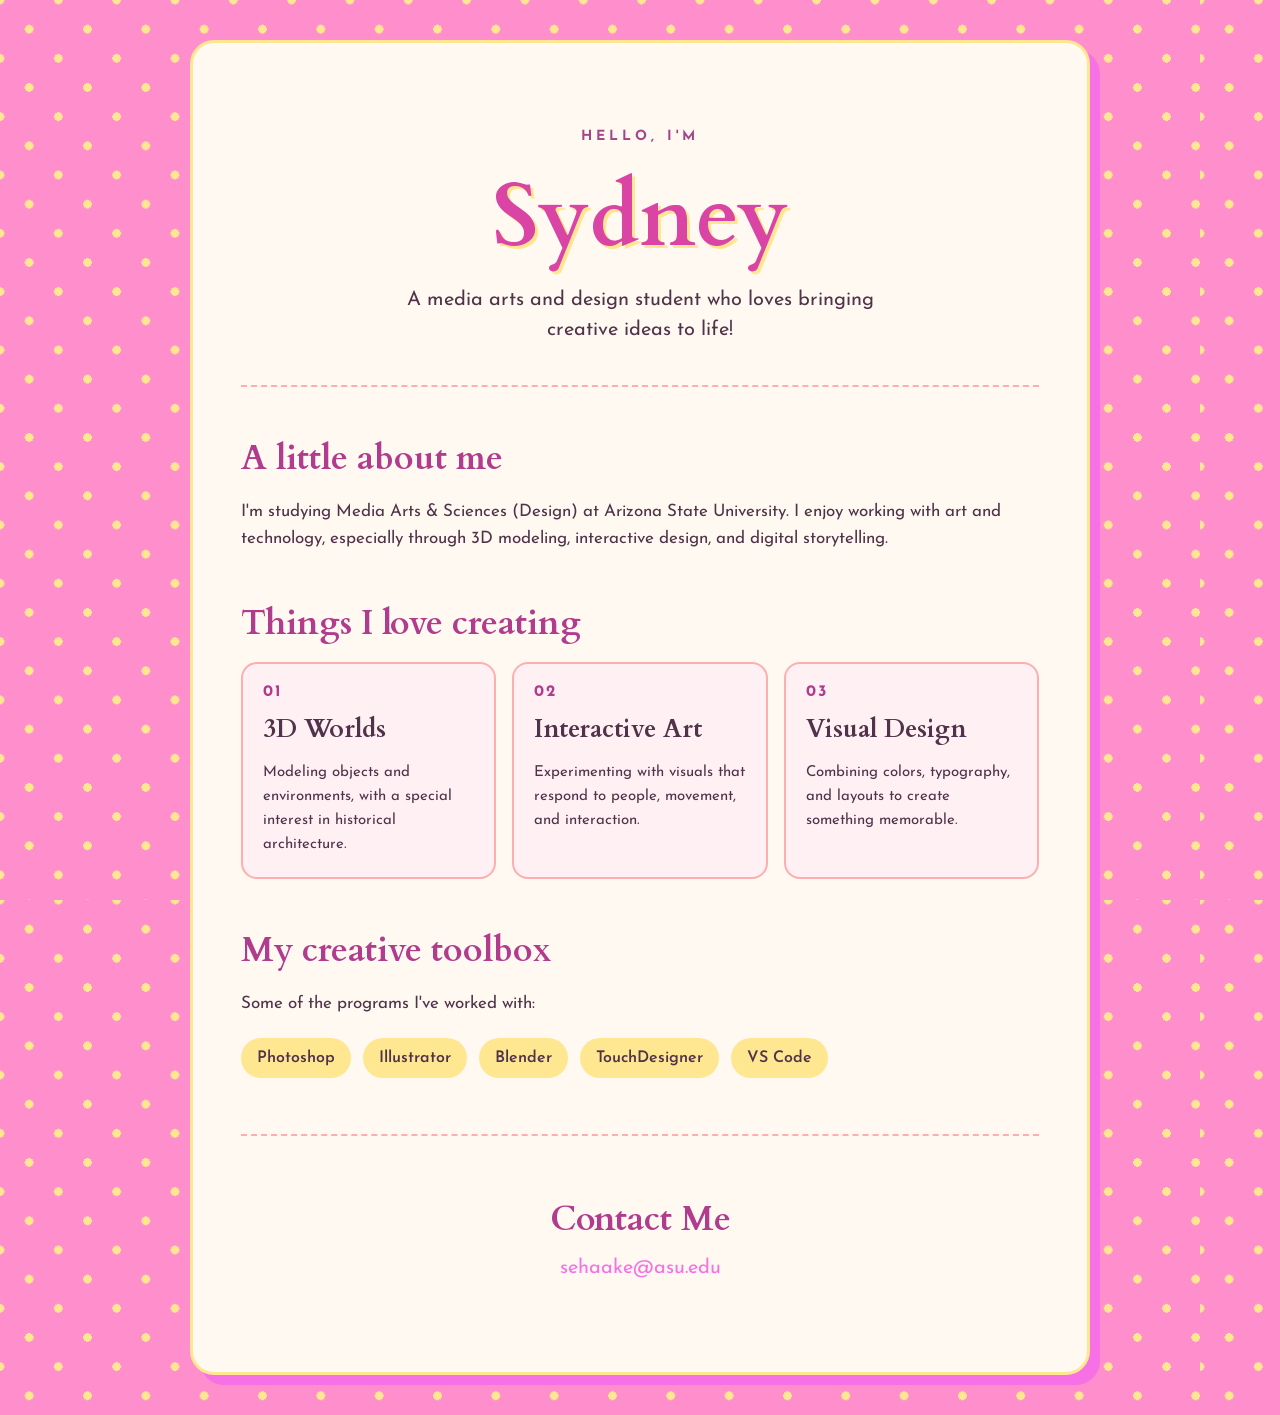
<file: portfolio/index.html>
<!DOCTYPE html>
<html lang="en">
<head>
    <meta charset="UTF-8">
    <meta name="viewport" content="width=device-width, initial-scale=1.0">
    <title>Sydney | Creative Portfolio</title>
    <link href="https://fonts.googleapis.com/css2?family=Cardo:wght@400;700&family=Josefin+Sans:wght@400;500;600;700&display=swap" rel="stylesheet">
    <link rel="stylesheet" href="styles.css">
</head>
<body>
    <main class="page">
        <header>
            <p class="small-label">HELLO, I'M</p>
            <h1>Sydney</h1>
            <p class="intro">A media arts and design student who loves bringing creative ideas to life!</p>
        </header>

        <section class="about">
            <h2>A little about me</h2>
            <p>I'm studying Media Arts & Sciences (Design) at Arizona State University. I enjoy working with art and technology, especially through 3D modeling, interactive design, and digital storytelling.</p>
        </section>

        <section class="interests">
            <h2>Things I love creating</h2>
            <div class="cards">
                <div class="card">
                    <span class="number">01</span>
                    <h3>3D Worlds</h3>
                    <p>Modeling objects and environments, with a special interest in historical architecture.</p>
                </div>
                <div class="card">
                    <span class="number">02</span>
                    <h3>Interactive Art</h3>
                    <p>Experimenting with visuals that respond to people, movement, and interaction.</p>
                </div>
                <div class="card">
                    <span class="number">03</span>
                    <h3>Visual Design</h3>
                    <p>Combining colors, typography, and layouts to create something memorable.</p>
                </div>
            </div>
        </section>

        <section class="toolbox">
            <h2>My creative toolbox</h2>
            <p>Some of the programs I've worked with:</p>
            <div class="tags">
                <span>Photoshop</span>
                <span>Illustrator</span>
                <span>Blender</span>
                <span>TouchDesigner</span>
                <span>VS Code</span>
            </div>
        </section>


        <footer>
            <h2>Contact Me</h2>
            <p>
                <a href="mailto:sehaake@asu.edu">sehaake@asu.edu</a>
            </p>
        </footer>

    </main>
</body>
</html>
</file>
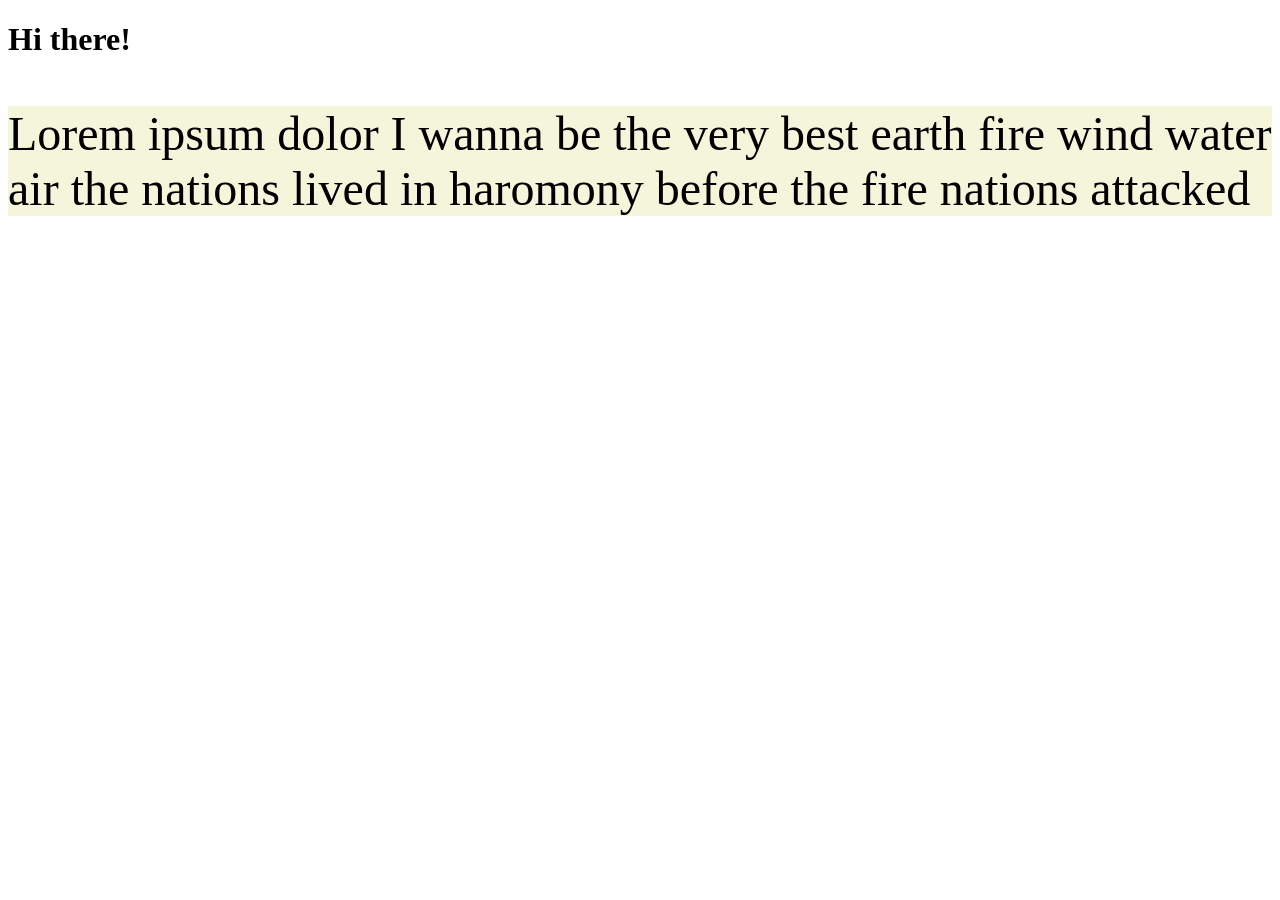
<file: Week2/index.html>
<!-- HTML is made up of elements -->

<!DOCTYPE html>
<html>
<!-- ELEMENTS are just boxes that you place content in-->
<!--ELEMENTS are made up of tags and attributes-->
<!--TAGS looks like <sometags> </sometag> -->

<!-- overall; structure of HTML elements are: <sometag>COTENT FOR THAT ELEMENT </sometag>-->

<!--attributes are descriptors of elements that provide more context or provide customaization to an element-->

<head>
    <!-- HEAD elements provides metadata-->

    <title>My first page!</title>

</head>

<body> <!--the body renders everything that we see in the viewport OR we interact with-->

   <!--the style attribute styles an element-->

    <h1> Hi there! </h1>
    <p style="background-color: beige; font-size: 48px;">
        Lorem ipsum dolor I wanna be the very best earth fire wind water air the nations lived in haromony before the fire nations attacked
    </p>

    <p>

    </p>

</body>

</html>
</file>
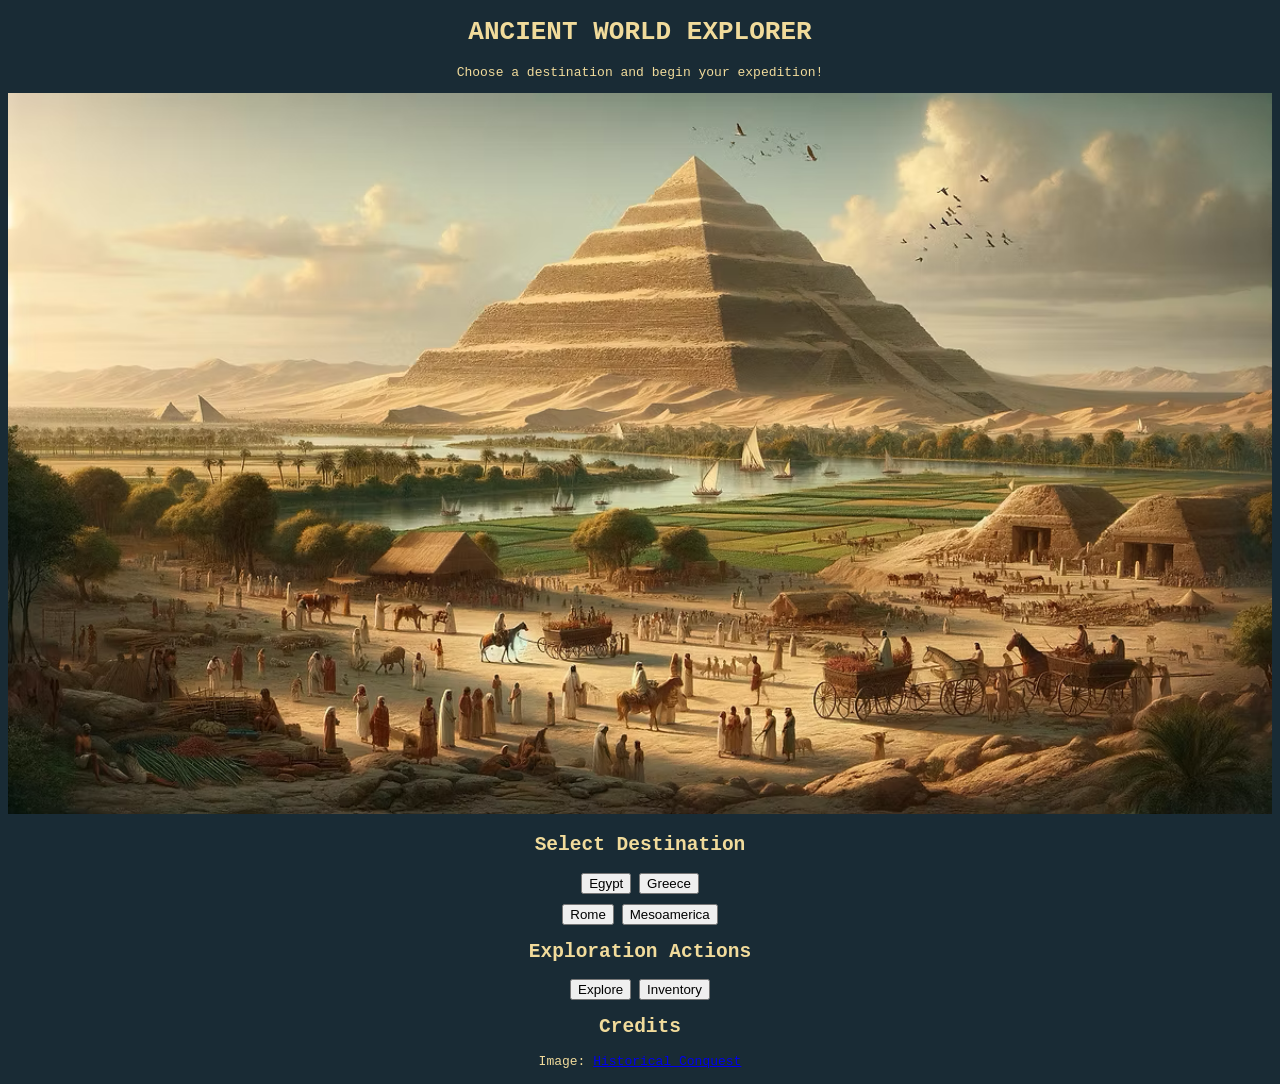
<file: Week2/ancientworldexplorer/index.html>
<!DOCTYPE html>
<html>
    <head>
        <title>Ancient World Explorer</title>
    </head>

    <body style="background-color: #192b35; color: #f1db9b; font-family: monospace; text-align: center;">

        <h1>ANCIENT WORLD EXPLORER</h1>

        <p>Choose a destination and begin your expedition!</p>

         <img src="./assets/ancient-world.png" alt="Ancient world landscape" style="width: 100%;">

        <h2>Select Destination</h2>

        <section class="destinations">
            <div>
                <button id="egypt">Egypt</button>
                <button id="greece">Greece</button>
            </div>

            <div style="margin-top: 10px;">
                <button id="rome">Rome</button>
                <button id="mesoamerica">Mesoamerica</button>
            </div>
        </section>

        <h2>Exploration Actions</h2>

        <section class="actions">
            <button id="explore">Explore</button>
            <button id="inventory">Inventory</button>
        </section>

        <section id="credits">
            <h2>Credits</h2>
            <p>Image: <a href="https://www.historicalconquest.com/single-post/lessons-plans-from-the-ancient-egypt-the-old-kingdom-c-2686-2181-bc">Historical Conquest</a></p>
        </section>

    </body>
</html>
</file>
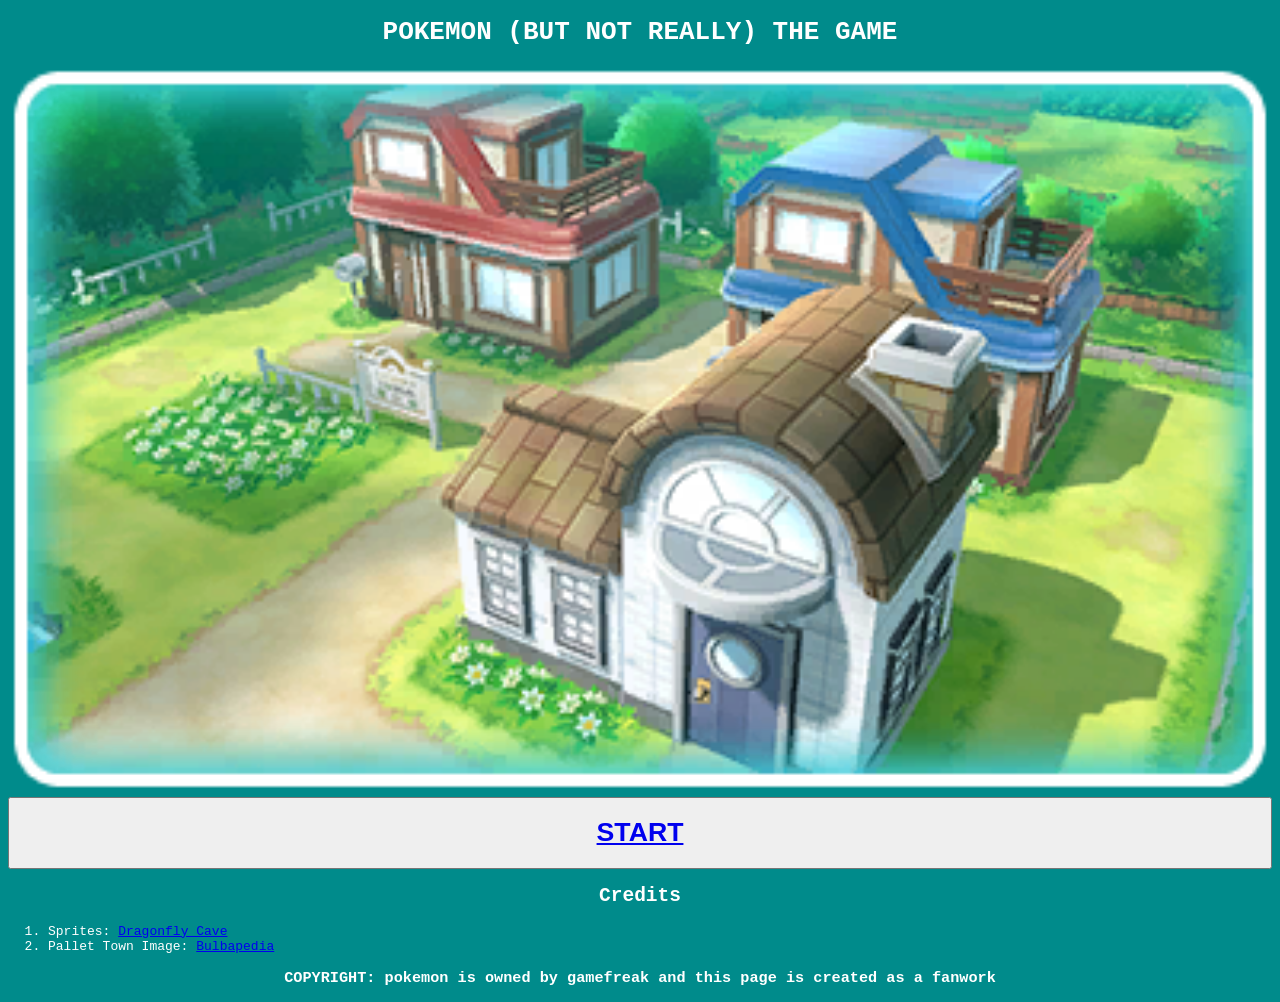
<file: Week2/ourfirstgame/index.html>
<!DOCTYPE html>

<html>

<head>
  <title>OUR FIRST GAME</title>
</head>

<body style="background-color: darkcyan; color: white; font-family: monospace;">
  <h1 style="color: white; text-align: center; font-family: monospace;">POKEMON (BUT NOT REALLY) THE GAME</h1>
  
  <img src="./assets/Pallet_Town_PE.png" aria-label="an image of pallet town from pokemon" style="width: 100%"></img>

  <button class="start-button" style="width: 100%"><h1 style="text-align: center;"><a href="./game.html">START</a></h1></button>

  <section id="credits">
    <h2 style="text-align: center">Credits</h2>
    <ol>
      <li>Sprites: <a href="https://www.dragonflycave.com/resources/sprite-generator/">Dragonfly Cave</a></li> 
      <li>Pallet Town Image: <a href="https://bulbapedia.bulbagarden.net/wiki/Pallet_Town">Bulbapedia</a></li>
    </ol>
  </section>

  <h3 style="color: white; text-align: center; font-family: monospace;">COPYRIGHT: pokemon is owned by gamefreak and this page is created as a fanwork</h3>


</body>

</html>
</file>
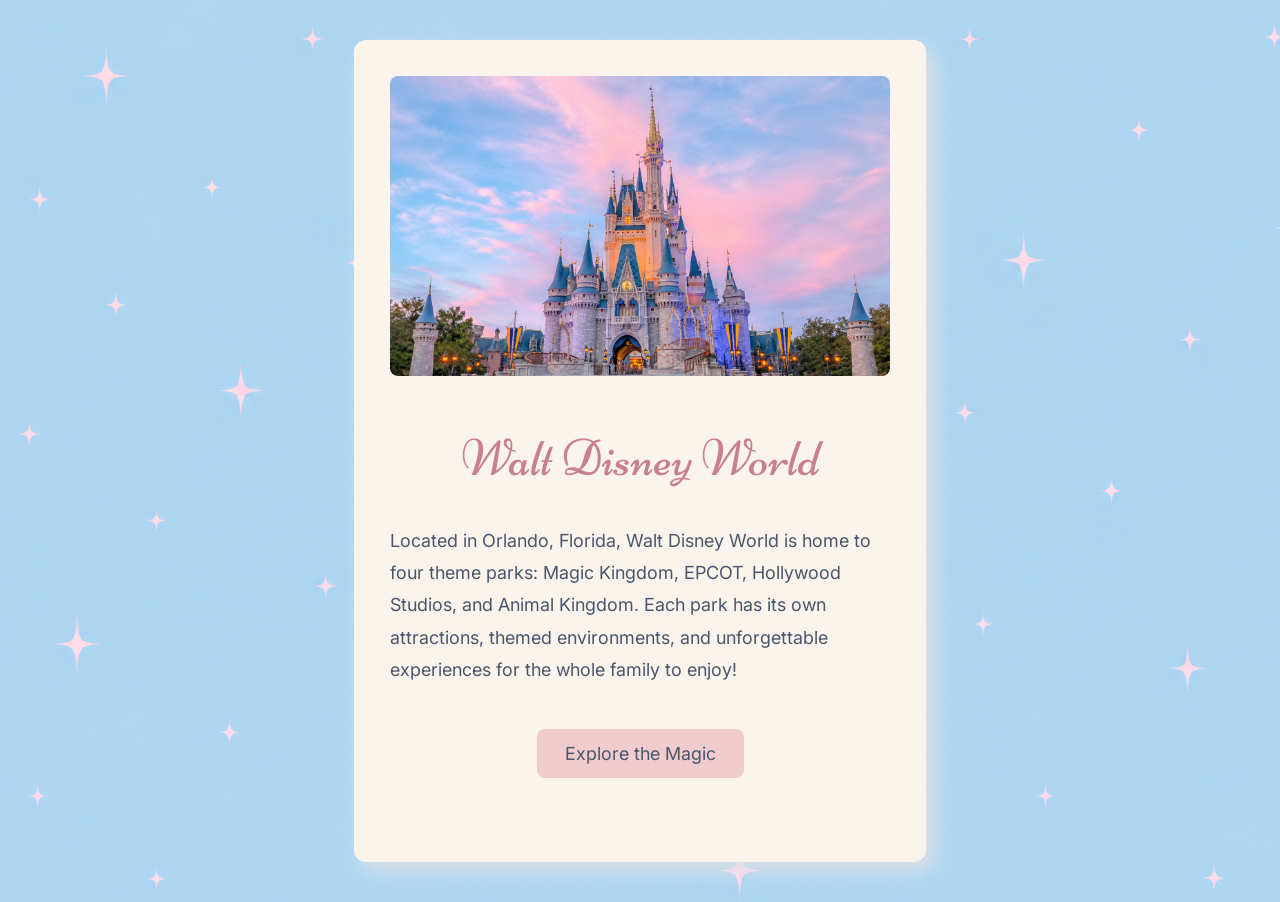
<file: Week3/disney/index.html>
<!DOCTYPE html>
<html lang="en">
<head>
    <meta charset="UTF-8">
    <meta name="viewport" content="width=device-width, initial-scale=1.0">
    <title>Walt Disney World</title>

    <link rel="stylesheet" href="styles.css">

    <style>
        @import url('https://fonts.googleapis.com/css2?family=Niconne&family=Inter:wght@400;500;600&display=swap');
    </style>

</head>

<body>

    <div class="card">

        <img src="../assets/disney-castle.png" alt="Cinderella Castle at Magic Kingdom">

        <h1>Walt Disney World</h1>

        <p>
            Located in Orlando, Florida, Walt Disney World
            is home to four theme parks: Magic Kingdom,
            EPCOT, Hollywood Studios, and Animal Kingdom.
            Each park has its own attractions, themed
            environments, and unforgettable experiences for
            the whole family to enjoy!
        </p>

        <a class="button" href="https://disneyworld.disney.go.com/" target="_blank">
            Explore the Magic
        </a>

    </div>

</body>
</html>
</file>
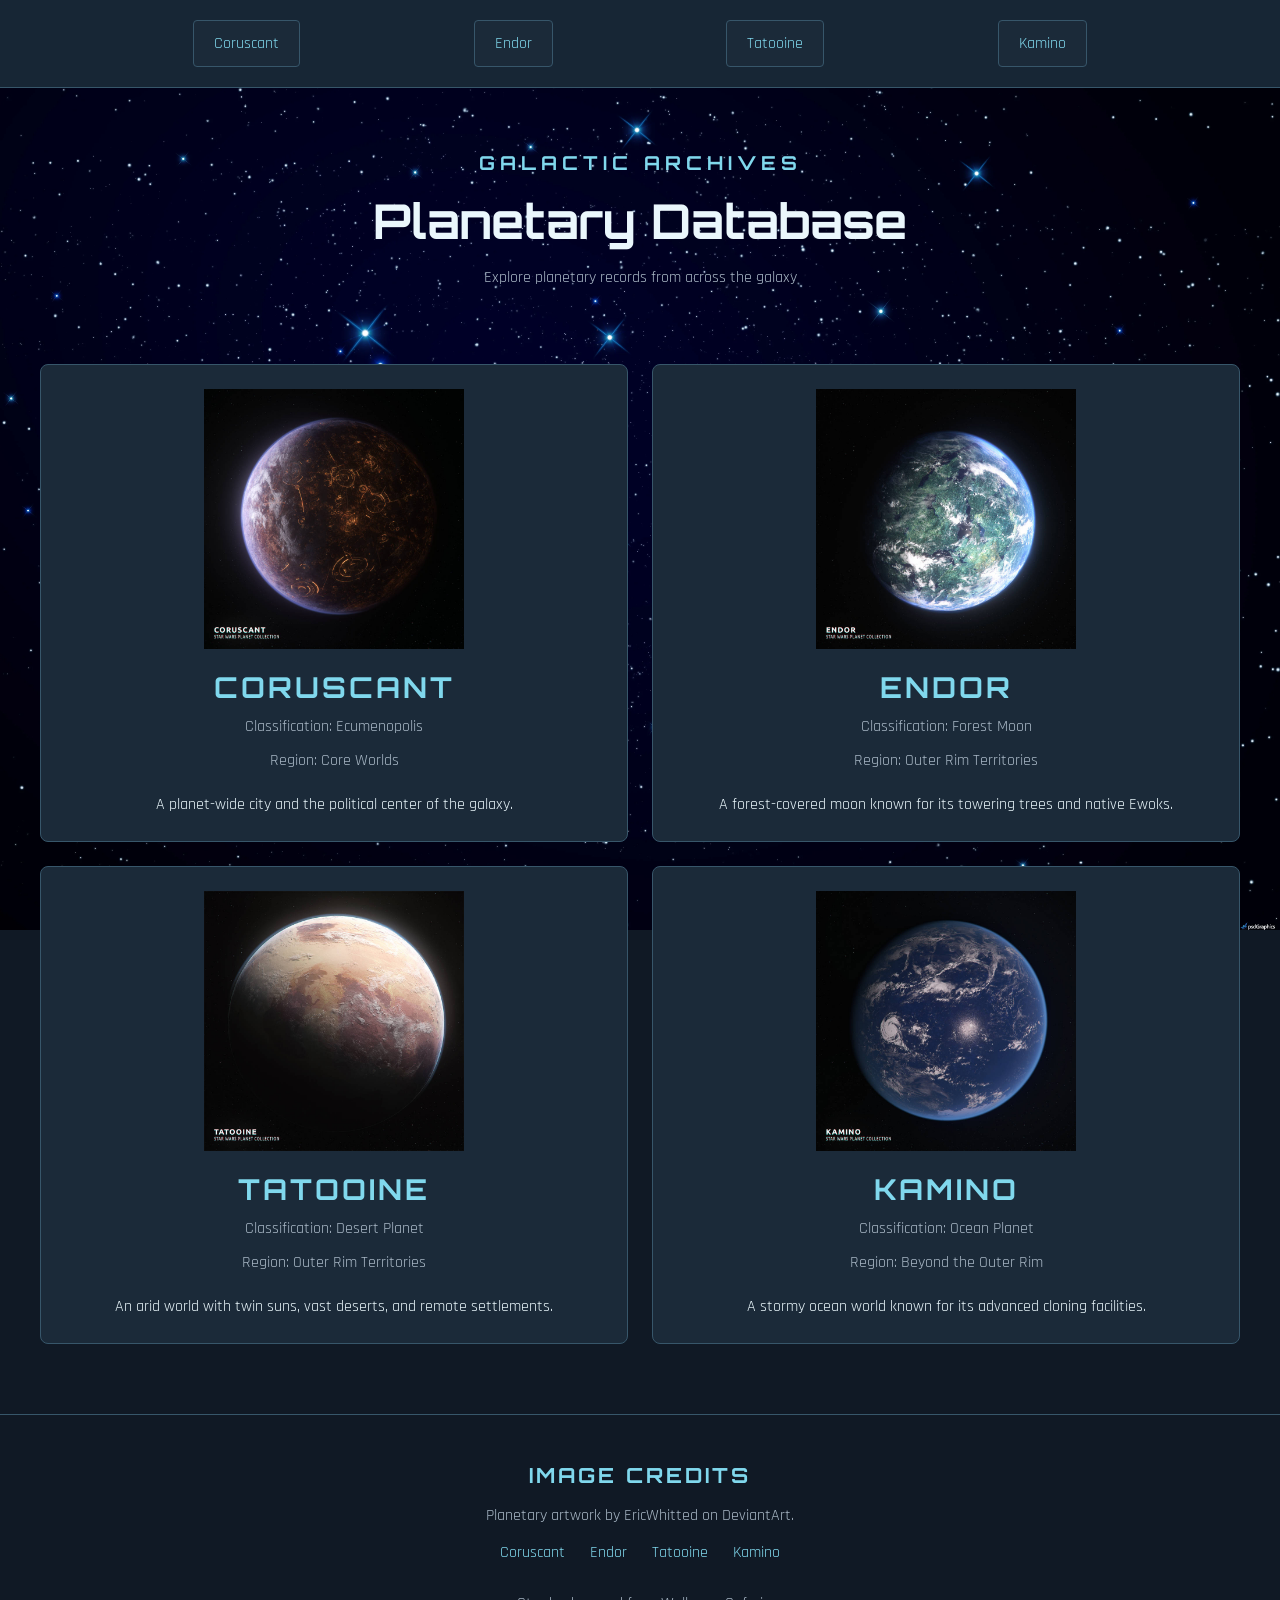
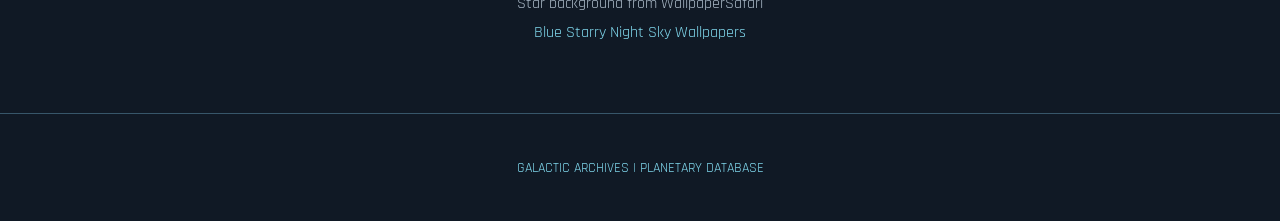
<file: Week4/StarWars-Layout/index.html>
<!DOCTYPE html>
<html lang="en">

<head>
    <meta charset="UTF-8">
    <meta name="viewport" content="width=device-width, initial-scale=1.0">
    <title>Galactic Archives | Planetary Database</title>
    <link href="https://fonts.googleapis.com/css2?family=Orbitron:wght@400;500;600;700&family=Rajdhani:wght@400;500;600;700&display=swap" rel="stylesheet">
    <link rel="stylesheet" href="styles.css">
</head>

<body>


    <nav>
        <button type="button" onclick="location.href='#coruscant'">Coruscant</button>
        <button type="button" onclick="location.href='#endor'">Endor</button>
        <button type="button" onclick="location.href='#tatooine'">Tatooine</button>
        <button type="button" onclick="location.href='#kamino'">Kamino</button>
    </nav>


    <header>
        <h1>GALACTIC ARCHIVES</h1>
        <h2>Planetary Database</h2>
        <p>Explore planetary records from across the galaxy</p>
    </header>


    <div class="planet-grid">


        <div class="planet-card" id="coruscant">
            <img src="../assets/coruscant.jpg" alt="Planet Coruscant">
            <div class="planet-info">
                <h2>CORUSCANT</h2>
                <p>Classification: Ecumenopolis</p>
                <p>Region: Core Worlds</p>
                <p>A planet-wide city and the political center of the galaxy.</p>
            </div>
        </div>


        <div class="planet-card" id="endor">
            <img src="../assets/endor.jpg" alt="Forest moon of Endor">
            <div class="planet-info">
                <h2>ENDOR</h2>
                <p>Classification: Forest Moon</p>
                <p>Region: Outer Rim Territories</p>
                <p>A forest-covered moon known for its towering trees and native Ewoks.</p>
            </div>
        </div>


        <div class="planet-card" id="tatooine">
            <img src="../assets/tatooine.jpg" alt="Planet Tatooine">
            <div class="planet-info">
                <h2>TATOOINE</h2>
                <p>Classification: Desert Planet</p>
                <p>Region: Outer Rim Territories</p>
                <p>An arid world with twin suns, vast deserts, and remote settlements.</p>
            </div>
        </div>


        <div class="planet-card" id="kamino">
            <img src="../assets/kamino.jpg" alt="Planet Kamino">
            <div class="planet-info">
                <h2>KAMINO</h2>
                <p>Classification: Ocean Planet</p>
                <p>Region: Beyond the Outer Rim</p>
                <p>A stormy ocean world known for its advanced cloning facilities.</p>
            </div>
        </div>

    </div>


    <section id="credits">
        <h2>IMAGE CREDITS</h2>
        <p>Planetary artwork by EricWhitted on DeviantArt.</p>

        <ul>
            <li><a href="https://www.deviantart.com/ericwhitted/art/Coruscant-Star-Wars-Planet-Collection-898680566">Coruscant</a></li>
            <li><a href="https://www.deviantart.com/ericwhitted/art/Endor-Star-Wars-Planet-Collection-899730053">Endor</a></li>
            <li><a href="https://www.deviantart.com/ericwhitted/art/Tatooine-Star-Wars-Planet-Collection-898652450">Tatooine</a></li>
            <li><a href="https://www.deviantart.com/ericwhitted/art/Kamino-Star-Wars-Planet-Collection-898946210">Kamino</a></li>
        </ul>
        <p class="background-credit">Star background from WallpaperSafari</p>
        <a href="https://wallpapersafari.com/blue-starry-night-sky-wallpapers/">
            Blue Starry Night Sky Wallpapers
        </a>

    </section>


    <footer>
        <p>GALACTIC ARCHIVES | PLANETARY DATABASE</p>
    </footer>

</body>
</html>
</file>
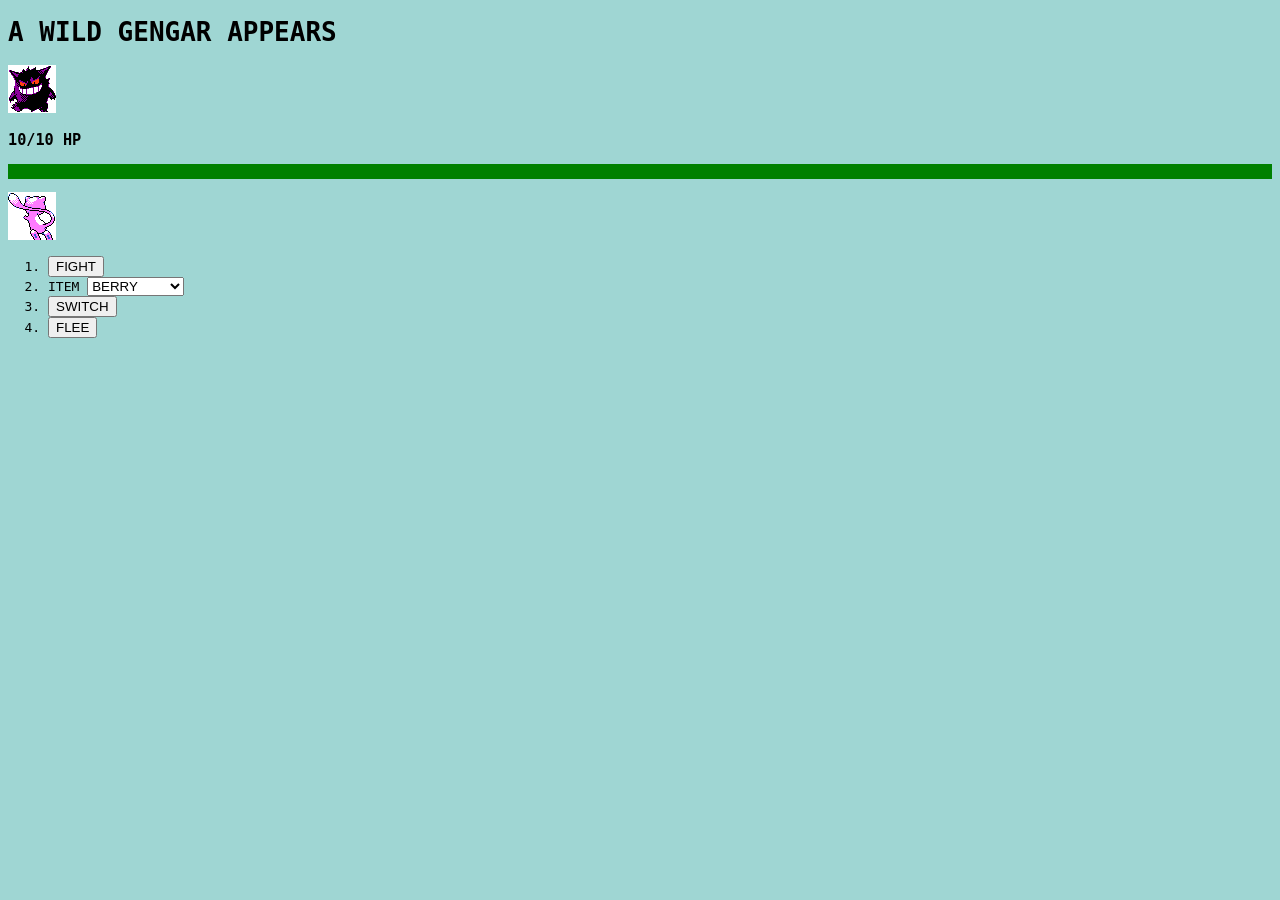
<file: Week2/ourfirstgame/game.html>
<!DOCTYPE html>
<html>
    <head>
        <title>...WEBPAGE WANTS TO BATTLE!</title>
    </head>
    <body class="battle" style="background-color: rgb(159, 214, 211); font-family: monospace;">
        <h1 id="gengar">A WILD GENGAR APPEARS</h1>
        <section class="gengar">
            <img src="./assets/gengar.png"></img>
            <h3>10/10 HP</h3>
        </section>
        <div style="background-color: green;"><p><p><p>&nbsp;</p></div>
        <section class="mew">
            <img src="./assets/mew-back.png"/>
            <ol>
                <li><button>FIGHT</button></li>
                <li><label id="item" for="item-select">ITEM</label>

                    <select id="item-select">
                        <option value="berries">BERRY</option>
                        <option value="apples">APPLE</option>
                        <option value="lemonade">LEMONADE</option>
                    </select>
                
                </li>
                <li><button>SWITCH</button></li>
                <li><button>FLEE</button></li>
            </ol>
        </section>
    </body>
</html>
</file>
<file: portfolio/styles.css>
* {
    box-sizing: border-box;
    --pink: #F770E5;
    --light-pink: #FF8ECC;
    --peach: #FFAEB0;
    --orange: #FFC897;
    --yellow: #FFE791;
    font-family: "Josefin Sans", sans-serif;
}

body {
    margin: 0;
    padding: 40px 16px;
    background-color: var(--light-pink);
    background-image: url("../assets/pinkandyellow-background.png");
    color: #50334A;
}

.page {
    max-width: 900px;
    margin: 0 auto;
    padding: 48px;
    background-color: #FFF9F1;
    border: 3px solid var(--yellow);
    border-radius: 24px;
    box-shadow: 10px 10px 0px var(--pink);
}

header {
    text-align: center;
    padding: 24px 0 40px;
    border-bottom: 2px dashed var(--peach);
}

.small-label {
    color: #A44387;
    font-size: 14px;
    font-weight: 700;
    letter-spacing: 4px;
}

h1, h2, h3 {
    font-family: "Cardo", serif;
}

h1 {
    font-size: 88px;
    color: #D944A5;
    margin: 8px 0;
    text-shadow: 3px 3px 0px var(--yellow);
}

.intro {
    max-width: 520px;
    margin: 0 auto;
    font-size: 20px;
    line-height: 1.5;
}

section {
    margin-top: 48px;
}

h2 {
    font-size: 34px;
    margin-bottom: 16px;
    color: #B13C8D;
}

section p {
    font-size: 17px;
    line-height: 1.6;
}

.cards {
    display: flex;
    gap: 16px;
}

.card {
    flex: 1;
    padding: 20px;
    background-color: #FFF0F4;
    border: 2px solid var(--peach);
    border-radius: 16px;
    transition: all 300ms;
}

.card:hover {
    background-color: #FFE8F7;
    box-shadow: 5px 5px 0px var(--orange);
    transform: translateY(-4px);
}

.number {
    color: #B13C8D;
    font-weight: 700;
    letter-spacing: 2px;
}

.card h3 {
    font-size: 25px;
    margin: 12px 0;
}

.card p {
    font-size: 15px;
    margin-bottom: 0;
}

.tags {
    display: flex;
    flex-wrap: wrap;
    gap: 12px;
    margin-top: 20px;
}

.tags span {
    padding: 12px 16px;
    background-color: var(--yellow);
    border-radius: 20px;
    font-weight: 600;
}

.tags span:hover {
    background-color: var(--orange);
}

footer {
    margin-top: 56px;
    padding-top: 24px;
    border-top: 2px dashed var(--peach);
    text-align: center;
    font-size: 14px;
}

footer span {
    color: #D944A5;
}


footer {
    text-align: center;
    padding: 32px;
}

footer a {
    color: #F770E5;
    font-family: "Josefin Sans", sans-serif;
    font-size: 20px;
    text-decoration: none;
}

footer a:hover {
    text-decoration: underline;
}
</file>
<file: Week3/disney/styles.css>
body {
    background-color: #B9D8EF;
    background-image: url("../assets/sparkle-background.png");
    font-family: "Inter", sans-serif;
}

.card {
    width: 500px;
    height: 750px;
    padding: 36px;
    margin: 40px auto;
    background-color: #FBF4EC;
    border-radius: 12px;
    box-shadow: 8px 8px 20px #DFE1E6;
    text-align: center;
}

.card > img {
    width: 100%;
    height: 300px;
    object-fit: cover;
    object-position: center 65%;
    margin-bottom: 12px;
    border-radius: 8px;
}

.card > h1 {
    font-family: "Niconne", cursive;
    font-size: 52px;
    font-weight: 400;
    color: #C77F91;
}

.card > p {
    font-family: "Inter", sans-serif;
    font-size: 18px;
    color: #49566B;
    line-height: 1.8;
    text-align: left;
}

.card .button {
    display: inline-block;
    background-color: #F0CCCE;
    color: #49566B;
    font-family: "Inter", sans-serif;
    font-size: 18px;
    padding: 14px 28px;
    border: none;
    border-radius: 8px;
    cursor: pointer;
    margin-top: 24px;
    text-decoration: none;
}

.card .button:hover {
    background-color: #DFE1E6;
}
</file>
<file: Week4/StarWars-Layout/styles.css>
html {
    font-size: 16px;
    scroll-behavior: smooth;
}


body {
    margin: 0;
    background-color: #101925;
    background-image: url("../assets/star-background1.webp");
    background-size: cover;
    background-position: center;
    background-attachment: fixed;
    background-repeat: no-repeat;

    color: #EAF7FC;
    font-family: 'Rajdhani', sans-serif;
}



nav {
    position: sticky;
    top: 0;
    z-index: 10;

    display: flex;
    justify-content: space-evenly;
    align-items: center;

    background-color: #172635;
    border-bottom: 1px solid #37566A;
    padding: 20px;
}


nav button {
    color: #80D8ED;
    text-decoration: none;
    font-size: 1rem;
    padding: 12px 20px;
    border: 1px solid #37566A;
    border-radius: 4px;
    background-color: #1B2A39;
    transition: background-color 0.2s, color 0.2s;

    font-family: inherit;
    cursor: pointer;
}

nav button:hover {
    background-color: #80D8ED;
    color: #101925;
}


header {
    text-align: center;
    padding: 50px 20px 30px;
}

header h1 {
    font-size: 1.2rem;
    letter-spacing: 5px;
    color: #80D8ED;
}

header h2 {
    font-size: 3rem;
    margin: 15px 0;
}

header p {
    font-size: 1rem;
    color: #A9B8C6;
}


.planet-grid {
    display: grid;
    grid-template-columns: repeat(2, 1fr);
    gap: 24px;

    max-width: 1200px;
    margin: 0 auto;
    padding: 30px;
}


.planet-card {
    display: flex;
    flex-direction: column;
    align-items: center;
    justify-content: center;

    background-color: #1B2A39;
    border: 1px solid #37566A;
    border-radius: 8px;
    padding: 24px;
    gap: 20px;

    min-width: 0;
    scroll-margin-top: 110px;
}


.planet-card img {
    width: 100%;
    height: 260px;
    object-fit: contain;
}


.planet-card:hover {
    border-color: #80D8ED;
    background-color: #223548;
}


.planet-info {
    display: flex;
    flex-direction: column;
    align-items: center;
    justify-content: center;

    text-align: center;
    gap: 10px;
    width: 100%;
}

.planet-info h2 {
    color: #80D8ED;
    font-size: 1.8rem;
    letter-spacing: 3px;
    margin: 0;
}

.planet-info p {
    color: #A9B8C6;
    font-size: 1rem;
    line-height: 1.5;
    margin: 0;
}

.planet-info p:last-child {
    color: #EAF7FC;
    margin-top: 10px;
}


footer {
    text-align: center;
    padding: 30px;
    margin-top: 40px;
    border-top: 1px solid #37566A;
    color: #80D8ED;
    font-size: 0.9rem;
}


#credits {
    text-align: center;
    padding: 30px 20px;
    margin: 40px auto 0;
    border-top: 1px solid #37566A;
}

#credits h2 {
    color: #80D8ED;
    font-size: 1.3rem;
    letter-spacing: 3px;
}

#credits p {
    color: #A9B8C6;
    font-size: 1rem;
}

#credits ul {
    display: flex;
    justify-content: center;
    gap: 25px;
    list-style: none;
    padding: 0;
    flex-wrap: wrap;
}

#credits a {
    color: #80D8ED;
    font-size: 1rem;
    text-decoration: none;
}

#credits a:hover {
    text-decoration: underline;
}


h1, h2 {
    font-family: 'Orbitron', sans-serif;
}


#credits .background-credit {
    margin-top: 30px;
    margin-bottom: 8px;
}


@media screen and (max-width: 720px) {


    html {
        font-size: 12px;
    }


    nav {
        padding: 12px 4px;
        gap: 4px;
    }

    nav button {
        font-size: 0.9rem;
        padding: 10px 4px;
        text-align: center;
        flex: 1;
        white-space: nowrap;
    }


    header {
        padding: 50px 15px 30px;
    }

    header h1 {
        font-size: 1rem;
        letter-spacing: 3px;
    }

    header h2 {
        font-size: 2.5rem;
    }


    .planet-grid {
        grid-template-columns: 1fr;
        padding: 15px;
        gap: 20px;
    }


    .planet-card {
        min-height: 100vh;
        box-sizing: border-box;
        padding: 20px;
        scroll-margin-top: 80px;
    }

    .planet-card img {
        height: 35vh;
        max-width: 100%;
        object-fit: contain;
    }


    .planet-info h2 {
        font-size: 2rem;
    }

    .planet-info p {
        font-size: 1.2rem;
    }


    footer {
        padding: 20px;
    }

}
</file>
